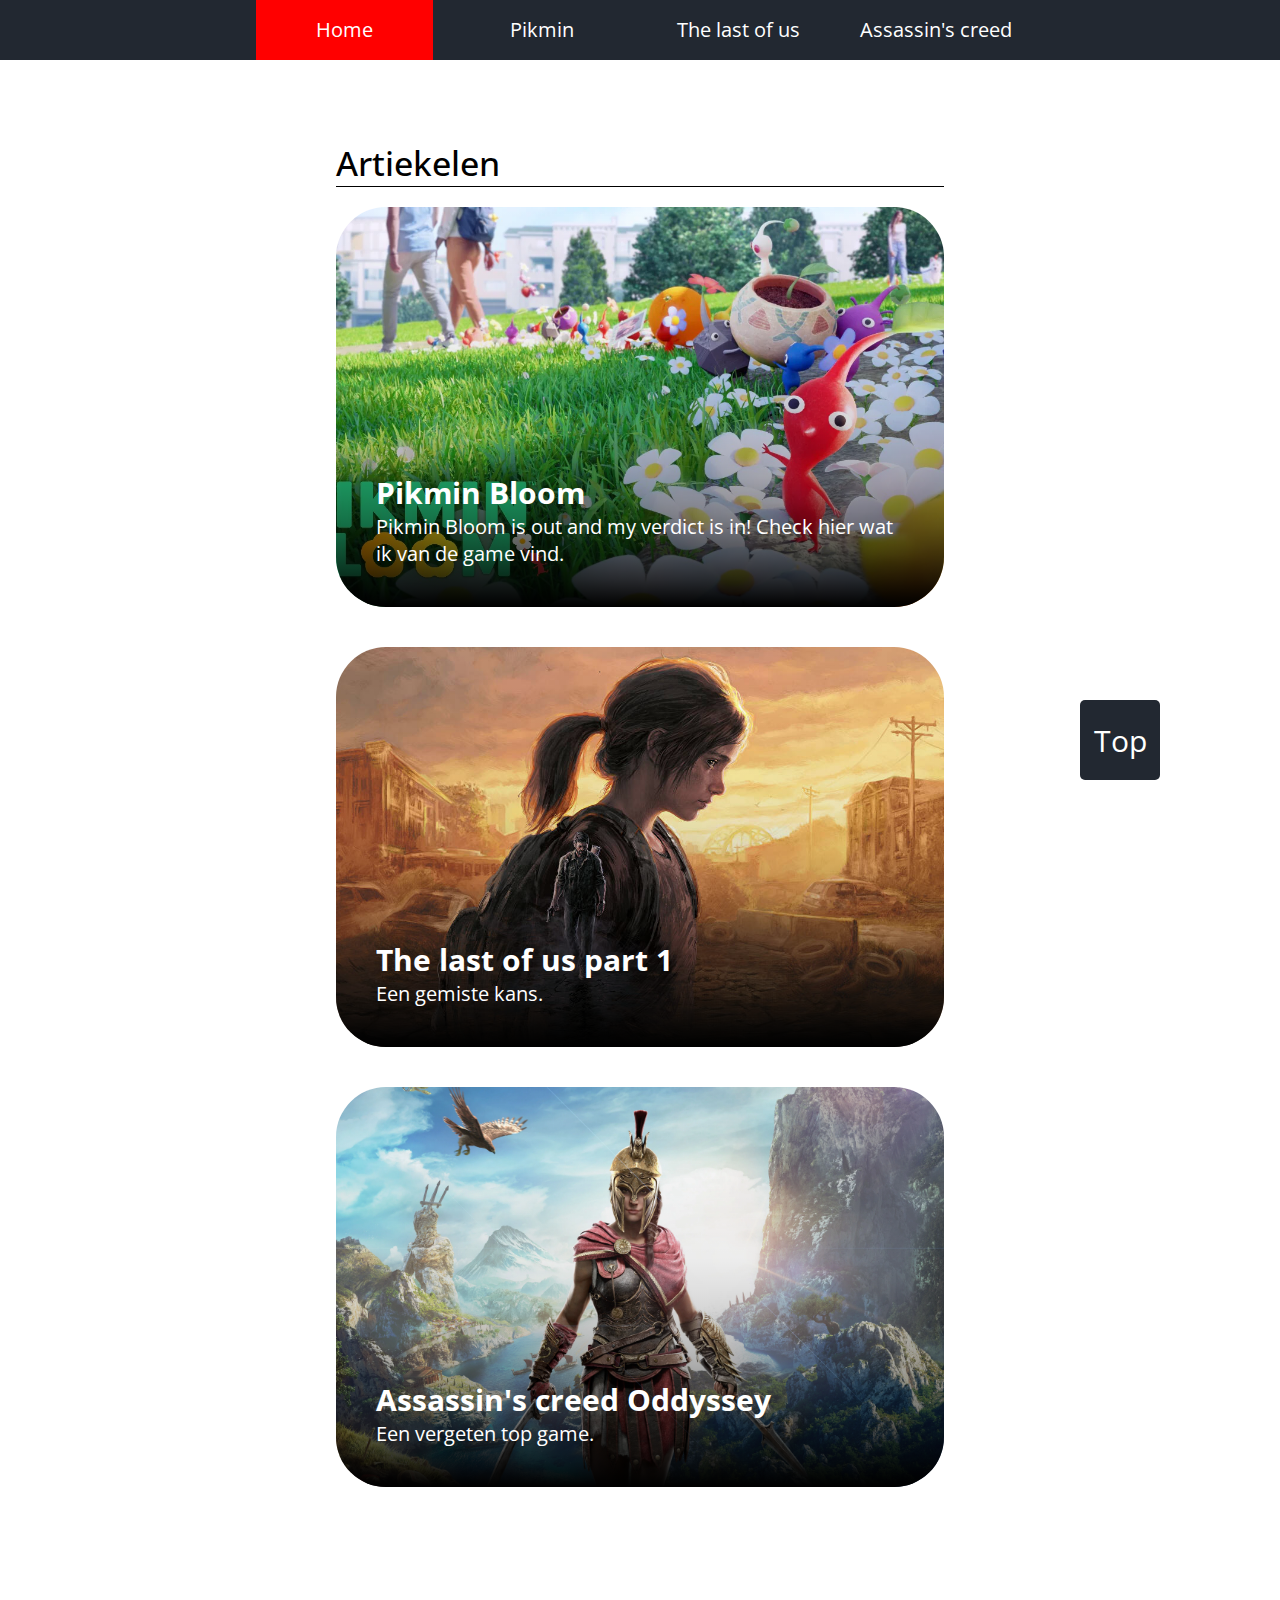
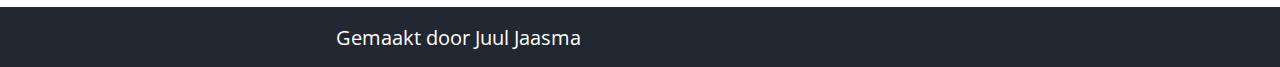
<file: index.html>
<!DOCTYPE html>
<html lang="nl">
<head>
    <meta charset="UTF-8">
    <meta http-equiv="X-UA-Compatible" content="IE=edge">
    <meta name="viewport" content="width=device-width, initial-scale=1.0">
    <link rel="preconnect" href="https://fonts.googleapis.com"><link rel="preconnect" href="https://fonts.gstatic.com" crossorigin><link href="https://fonts.googleapis.com/css2?family=Open+Sans:ital,wght@0,400;0,500;1,400&display=swap" rel="stylesheet">
    <link rel="stylesheet" href="style2.css">
    <title>Juul's Game Blog</title>
</head>
<body>
    <header id="header">
        <nav>
            <ul>
                <li class="active"><a href="index.html">Home</a></li>
                <li><a href="Pikmin.html">Pikmin</a></li>
                <li><a href="Tlou1.html">The last of us</a></li>
                <li><a href="AC.html">Assassin's creed</a></li>
            </ul>
        </nav>
    </header>
    <main>
        <section>
            <h1>Artiekelen</h1>
            <article class="Box">
                <a href="Pikmin.html">
                    <figure>
                        <img src="img/pikminbloom.webp" alt="Verschillende kleine wezens. Pikmin in verschillende kleuren">
                    </figure>
                    <section>
                        <h2>Pikmin Bloom</h2>
                        <p>Pikmin Bloom is out and my verdict is in! Check hier wat ik van de game vind.</p>
                    </section>
                </a>
            </article>
            <article class="Box">
                <a href="Tlou1.html">
                    <figure>
                        <img src="img/tlou.png" alt="Hoofdpersonages, Ellie en Joel">
                    </figure>
                    <section>
                        <h2>The last of us part 1</h2>
                        <p>Een gemiste kans.</p>
                    </section>
                </a>
            </article>
            <article class="Box">
                <a href="AC.html">
                    <figure>
                        <img src="img/Kass.png" alt="Hoofdpersonage Kassandra">
                    </figure>
                    <section>
                        <h2>Assassin's creed Oddyssey</h2>
                        <p>Een vergeten top game.</p>
                    </section>
                </a>
            </article>
        </section>
    </main>
    <a class="Top" href="#header">Top</a>
    <footer>
      <p>Gemaakt door Juul Jaasma</p>  
    </footer>
</body>
</html>
</file>
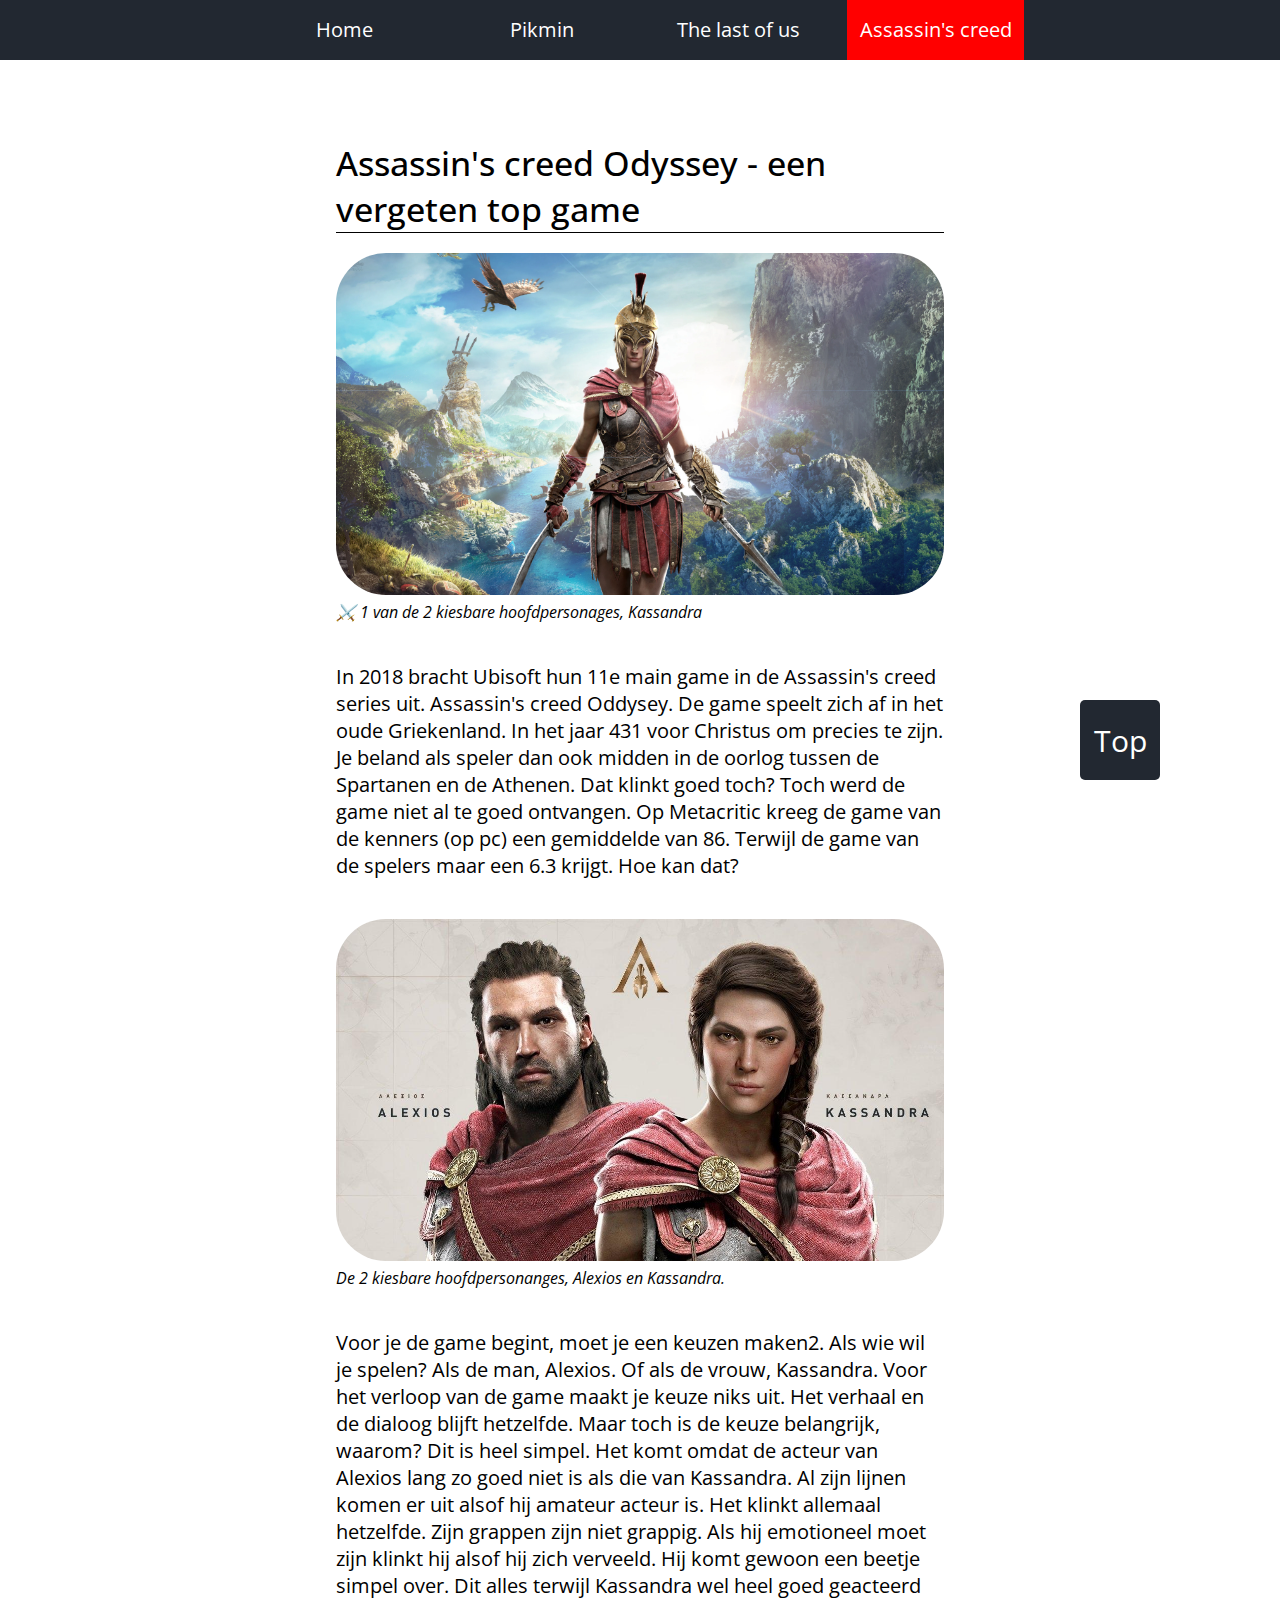
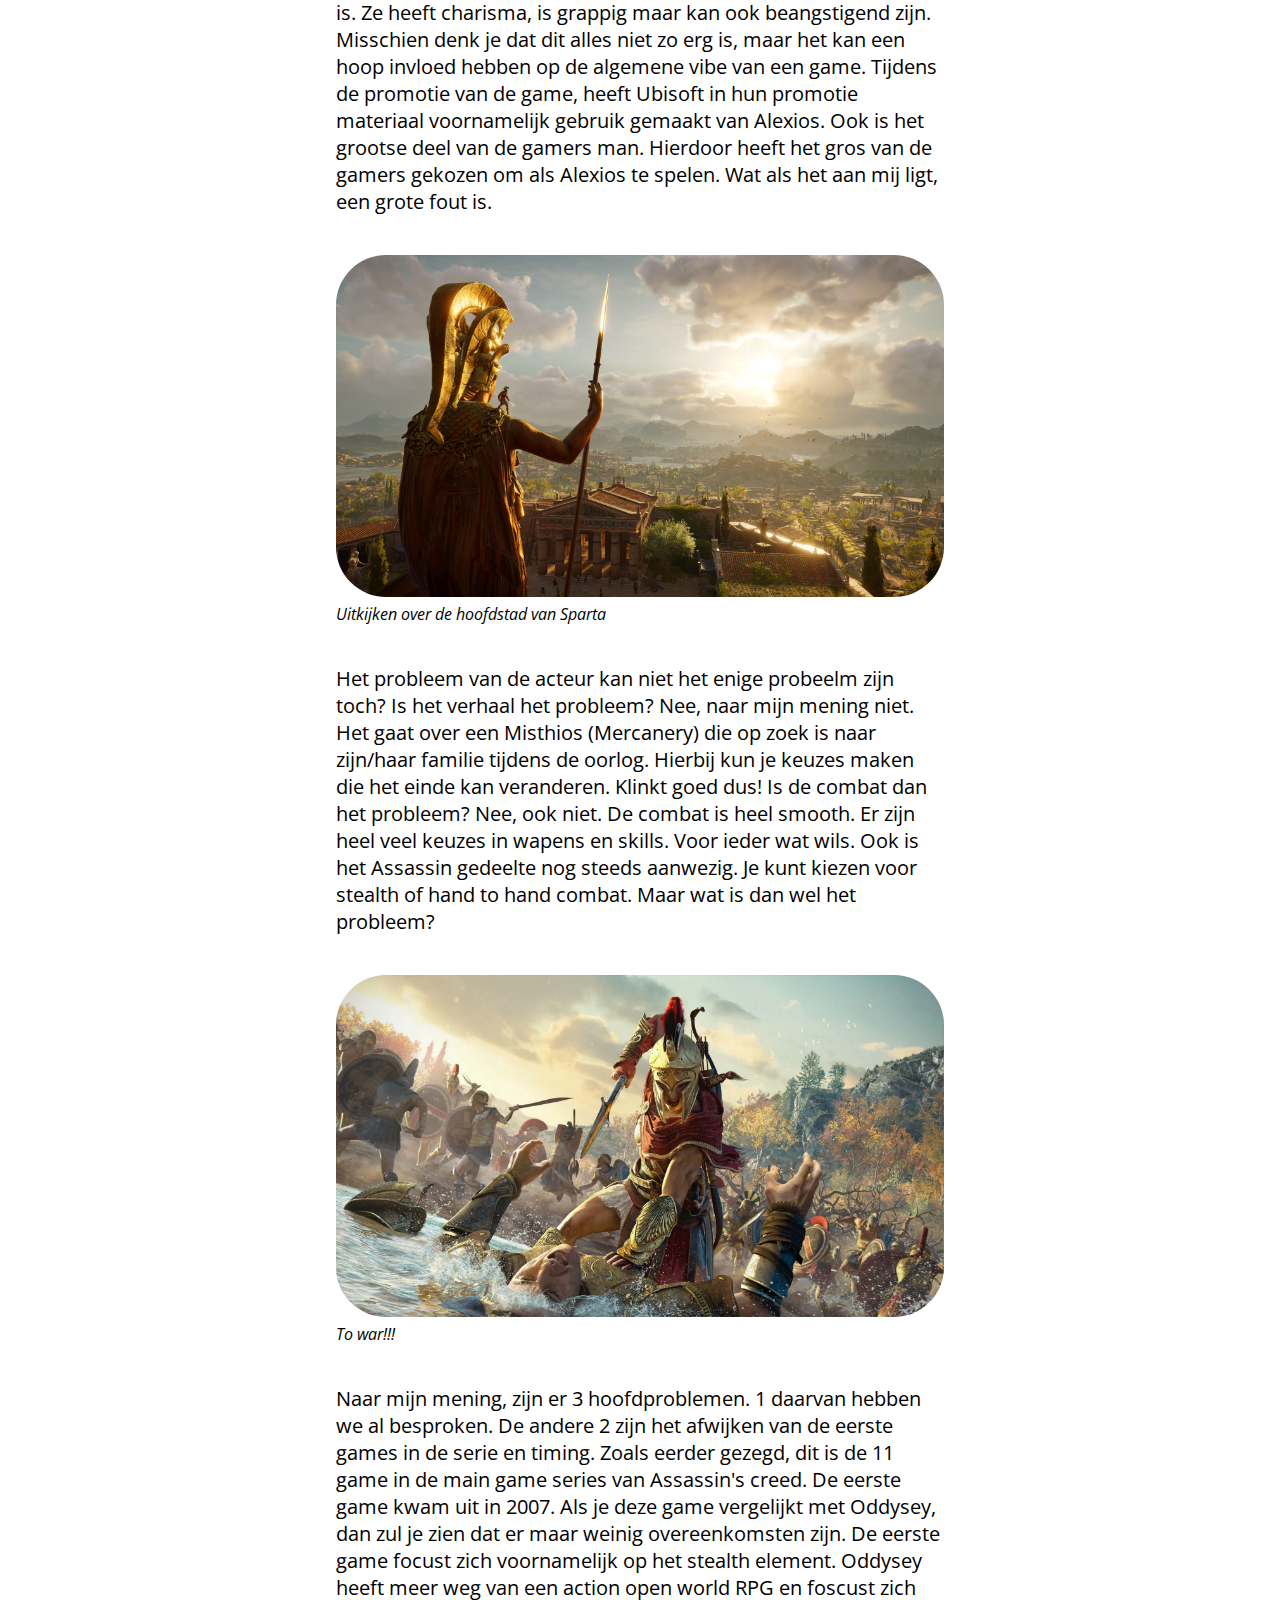
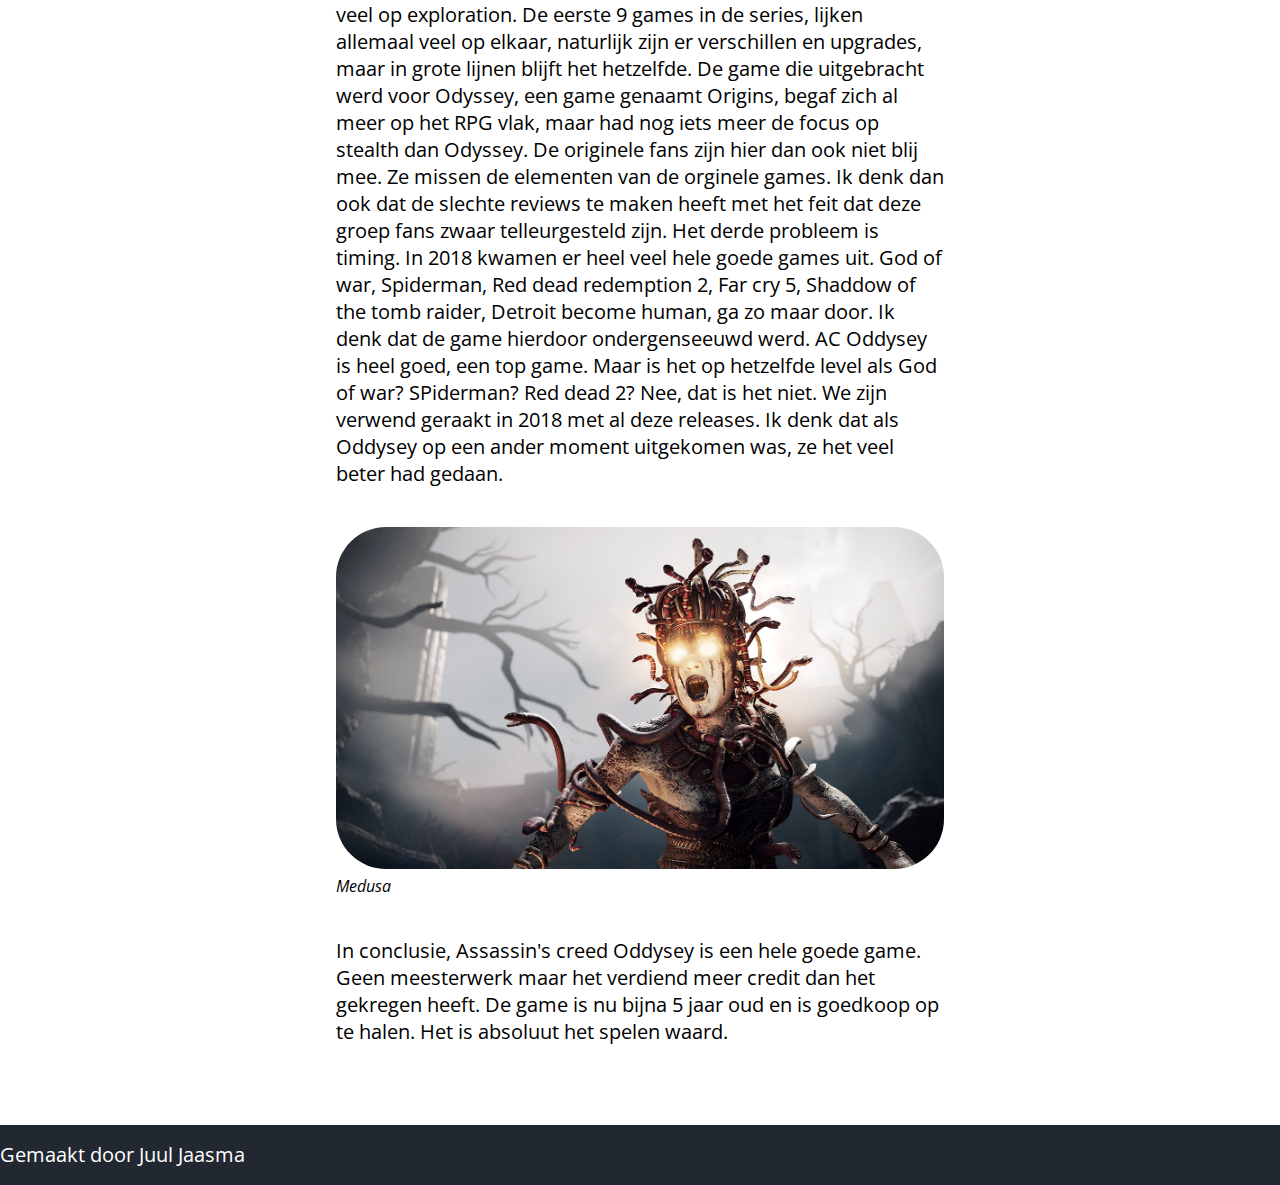
<file: AC.html>
<!DOCTYPE html>
<html lang="nl">
<head>
    <meta charset="UTF-8">
    <meta http-equiv="X-UA-Compatible" content="IE=edge">
    <meta name="viewport" content="width=device-width, initial-scale=1.0">
    <link rel="preconnect" href="https://fonts.googleapis.com"><link rel="preconnect" href="https://fonts.gstatic.com" crossorigin><link href="https://fonts.googleapis.com/css2?family=Open+Sans:ital,wght@0,400;0,500;1,400&display=swap" rel="stylesheet">
    <link rel="stylesheet" href="style2.css">
    <title>Assasin's creed Odyssey - Een vergeten top game </title>
</head>
<body>
    <header id="header">
        <nav>
            <ul>
                <li><a href="index.html">Home</a></li>
                <li><a href="Pikmin.html">Pikmin</a></li>
                <li ><a href="Tlou1.html">The last of us</a></li>
                <li class="active"><a href="AC.html">Assassin's creed</a></li>
            </ul>
        </nav>
    </header>
    <main>
        <article>
        <h1>Assassin's creed Odyssey - een vergeten top game</h1>
        <figure>
            <img src="img/Kass.png" alt="1 van de 2 hoofdpersonages, Kassandra">
            <figcaption>
                ⚔️ 1 van de 2 kiesbare hoofdpersonages, Kassandra
            </figcaption>
        </figure>
        <p>
            In 2018 bracht Ubisoft hun 11e main game in de Assassin's creed series uit.
            Assassin's creed Oddysey.
            De game speelt zich af in het oude Griekenland.
            In het jaar 431 voor Christus om precies te zijn.
            Je beland als speler dan ook midden in de oorlog tussen de Spartanen en de Athenen.
            Dat klinkt goed toch? Toch werd de game niet al te goed ontvangen.
            Op Metacritic kreeg de game van de kenners (op pc) een gemiddelde van 86.
            Terwijl de game van de spelers maar een 6.3 krijgt.
            Hoe kan dat?
        </p>
        <figure>
            <img src="img/AlexiosandKassandra.png" alt="De 2 kiesbare hoofdpersonages, Alexios en Kassandra">
            <figcaption>
                De 2 kiesbare hoofdpersonanges, Alexios en Kassandra.
            </figcaption>
        </figure>
        <p>
            Voor je de game begint, moet je een keuzen maken2.
            Als wie wil je spelen? Als de man, Alexios.
            Of als de vrouw, Kassandra.
            Voor het verloop van de game maakt je keuze niks uit.
            Het verhaal en de dialoog blijft hetzelfde.
            Maar toch is de keuze belangrijk, waarom?
            Dit is heel simpel.
            Het komt omdat de acteur van Alexios lang zo goed niet is als die van Kassandra.
            Al zijn lijnen komen er uit alsof hij amateur acteur is.
            Het klinkt allemaal hetzelfde.
            Zijn grappen zijn niet grappig.
            Als hij emotioneel moet zijn klinkt hij alsof hij zich verveeld.
            Hij komt gewoon een beetje simpel over.
            Dit alles terwijl Kassandra wel heel goed geacteerd is.
            Ze heeft charisma, is grappig maar kan ook beangstigend zijn.
            Misschien denk je dat dit alles niet zo erg is,
            maar het kan een hoop invloed hebben op de algemene vibe van een game.
            Tijdens de promotie van de game, heeft Ubisoft in hun promotie materiaal voornamelijk gebruik gemaakt van Alexios.
            Ook is het grootse deel van de gamers man.
            Hierdoor heeft het gros van de gamers gekozen om als Alexios te spelen.
            Wat als het aan mij ligt, een grote fout is.
        </p>
        <figure>
            <img src="img/sparta.png" alt="Sparta">
            <figcaption>
                Uitkijken over de hoofdstad van Sparta
            </figcaption>
        </figure>
        <p>
            Het probleem van de acteur kan niet het enige probeelm zijn toch?
            Is het verhaal het probleem?
            Nee, naar mijn mening niet.
            Het gaat over een Misthios (Mercanery) die op zoek is naar zijn/haar familie tijdens de oorlog.
            Hierbij kun je keuzes maken die het einde kan veranderen.
            Klinkt goed dus!
            Is de combat dan het probleem?
            Nee, ook niet.
            De combat is heel smooth. 
            Er zijn heel veel keuzes in wapens en skills.
            Voor ieder wat wils.
            Ook is het Assassin gedeelte nog steeds aanwezig.
            Je kunt kiezen voor stealth of hand to hand combat.
            Maar wat is dan wel het probleem?
        </p>
        <figure>
            <img src="img/aanval.png" alt="Hoofdpersonage valt iemand aan">
            <figcaption>
                To war!!!
            </figcaption>
        </figure>
        <p>
            Naar mijn mening, zijn er 3 hoofdproblemen.
            1 daarvan hebben we al besproken.
            De andere 2 zijn het afwijken van de eerste games in de serie en timing.
            Zoals eerder gezegd, dit is de 11 game in de main game series van Assassin's creed.
            De eerste game kwam uit in 2007. Als je deze game vergelijkt met Oddysey,
            dan zul je zien dat er maar weinig overeenkomsten zijn. 
            De eerste game focust zich voornamelijk op het stealth element.
            Oddysey heeft meer weg van een action open world RPG en foscust zich veel op exploration.
            De eerste 9 games in de series, lijken allemaal veel op elkaar,
            naturlijk zijn er verschillen en upgrades,
            maar in grote lijnen blijft het hetzelfde.
            De game die uitgebracht werd voor Odyssey, een game genaamt Origins,
            begaf zich al meer op het RPG vlak, maar had nog iets meer de focus op stealth dan Odyssey.
            De originele fans zijn hier dan ook niet blij mee.
            Ze missen de elementen van de orginele games.
            Ik denk dan ook dat de slechte reviews te maken heeft met het feit dat deze groep fans zwaar telleurgesteld zijn.
            Het derde probleem is timing. 
            In 2018 kwamen er heel veel hele goede games uit.
            God of war, Spiderman, Red dead redemption 2, Far cry 5,
            Shaddow of the tomb raider, Detroit become human,
            ga zo maar door.
            Ik denk dat de game hierdoor ondergenseeuwd werd.
            AC Oddysey is heel goed, een top game. 
            Maar is het op hetzelfde level als God of war? SPiderman? Red dead 2?
            Nee, dat is het niet. 
            We zijn verwend geraakt in 2018 met al deze releases. 
            Ik denk dat als Oddysey op een ander moment uitgekomen was,
            ze het veel beter had gedaan.
        </p>
        <figure>
            <img src="img/medusa.png" alt="Medusa in AC Oddysey">
            <figcaption>
                Medusa
            </figcaption>
        </figure>
        <p>
            In conclusie, Assassin's creed Oddysey is een hele goede game.
            Geen meesterwerk maar het verdiend meer credit dan het gekregen heeft.
            De game is nu bijna 5 jaar oud en is goedkoop op te halen.
            Het is absoluut het spelen waard.
        </p>
        </article>
    </main>
    <a class="Top" href="#header">Top</a>
    <footer>
        Gemaakt door Juul Jaasma
    </footer>
</body>
</html>
</file>
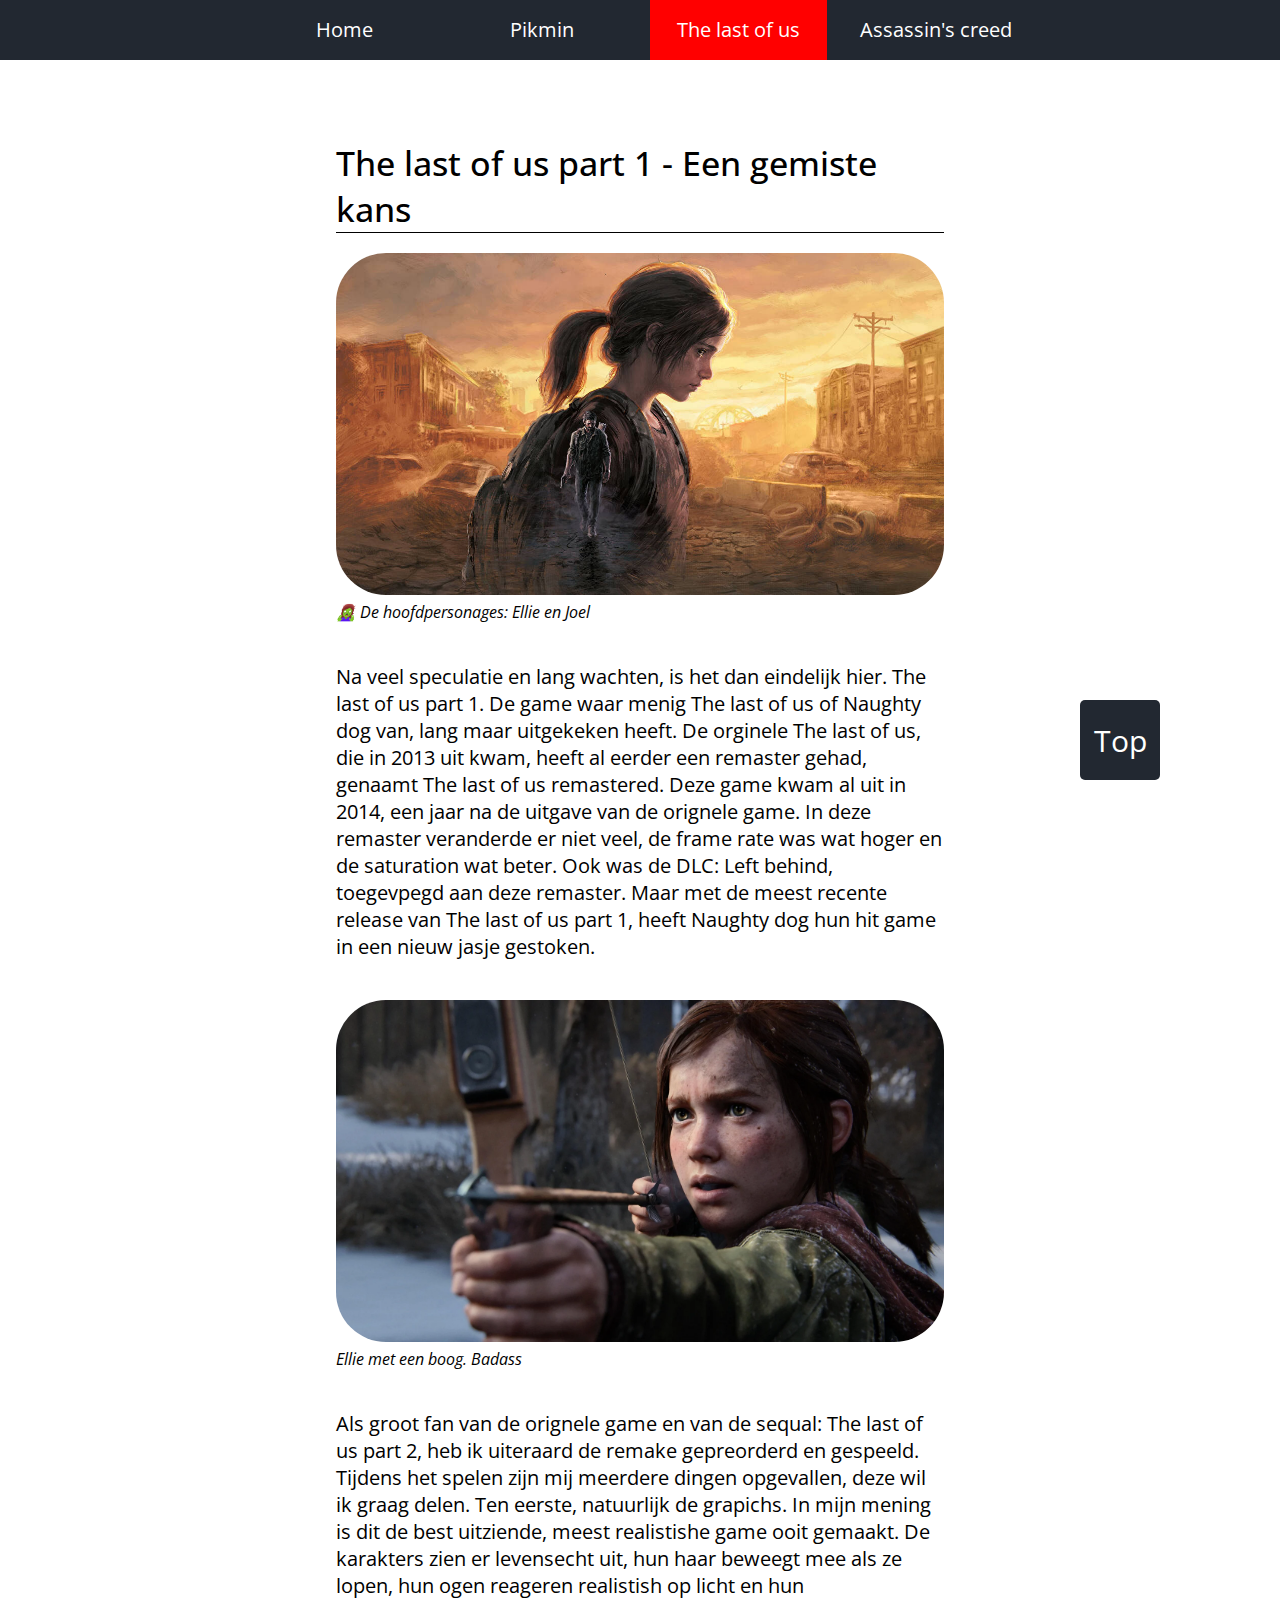
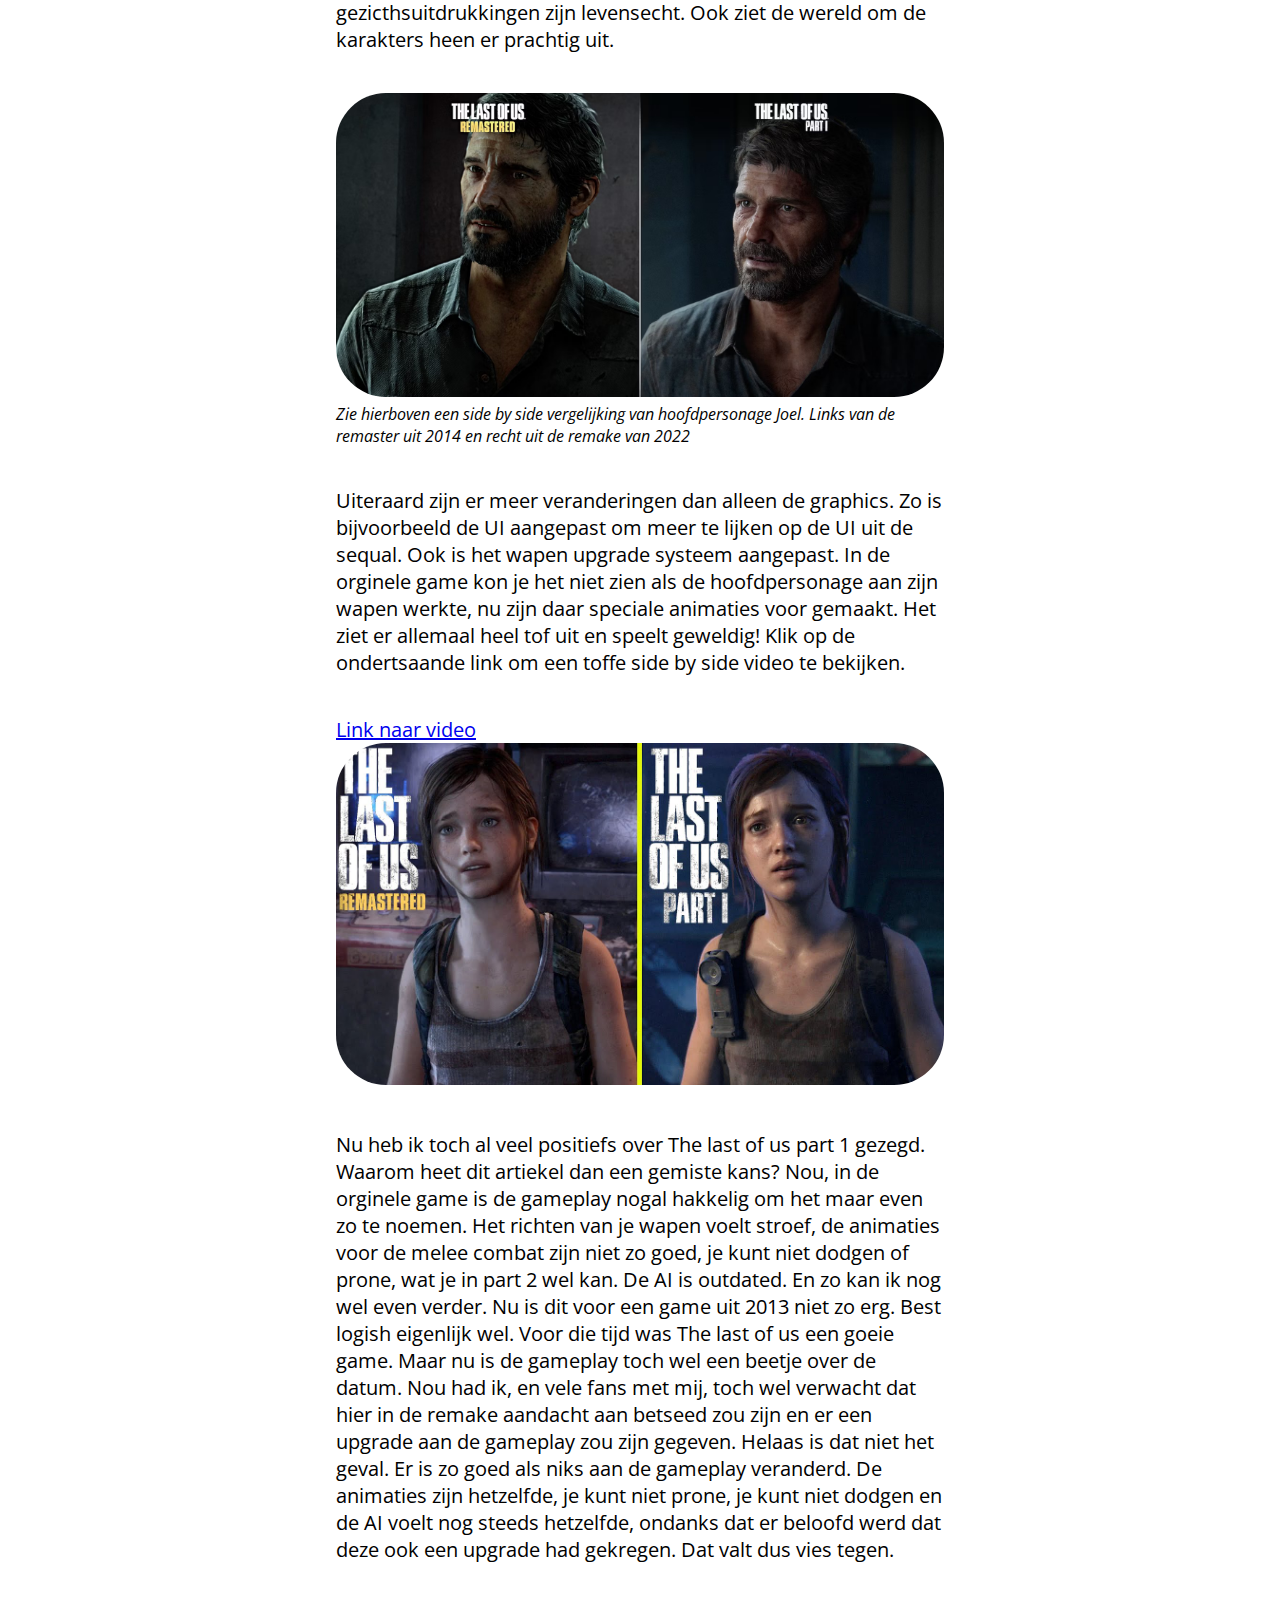
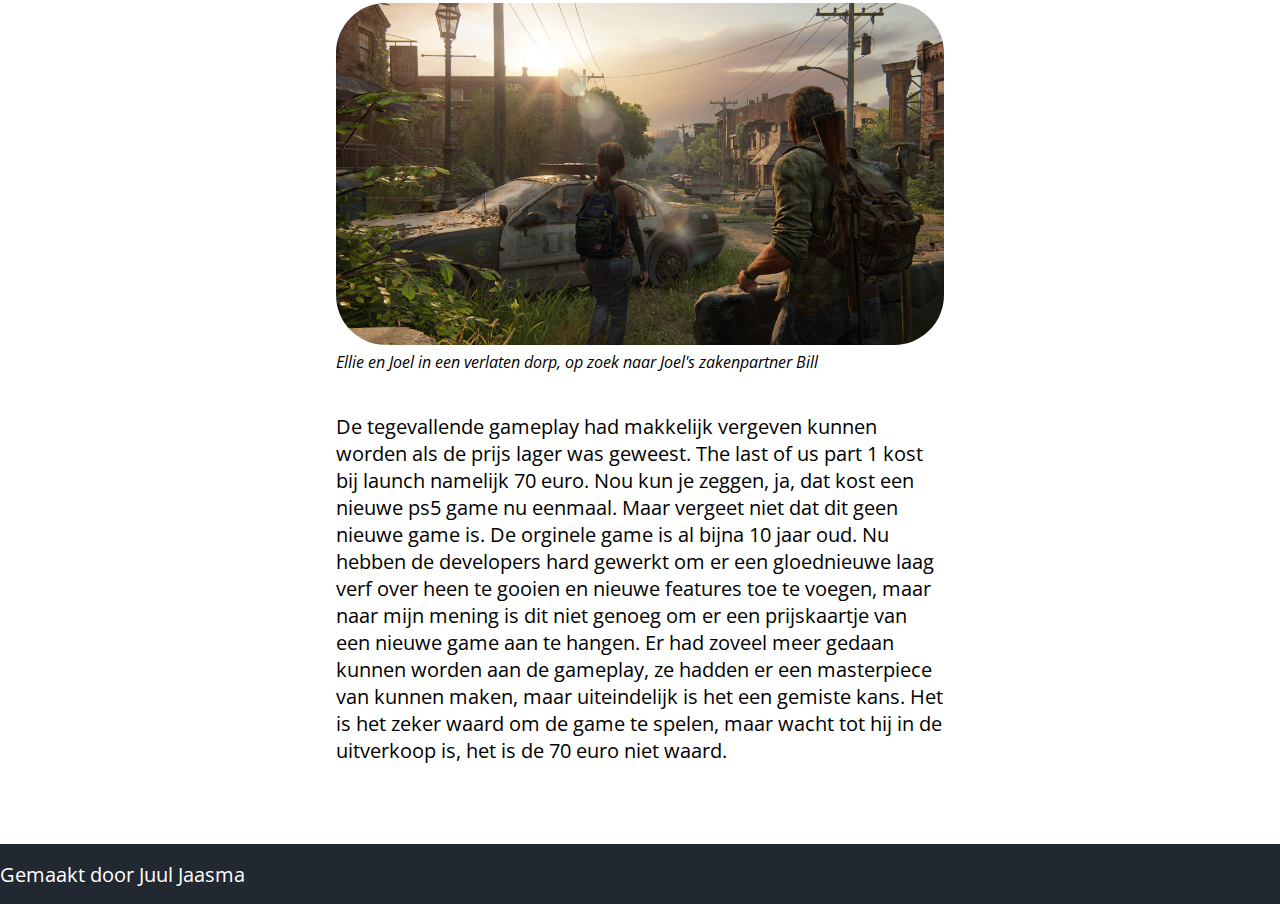
<file: Tlou1.html>
<!DOCTYPE html>
<html lang="nl">
<head>
    <meta charset="UTF-8">
    <meta http-equiv="X-UA-Compatible" content="IE=edge">
    <meta name="viewport" content="width=device-width, initial-scale=1.0">
    <link rel="preconnect" href="https://fonts.googleapis.com"><link rel="preconnect" href="https://fonts.gstatic.com" crossorigin><link href="https://fonts.googleapis.com/css2?family=Open+Sans:ital,wght@0,400;0,500;1,400&display=swap" rel="stylesheet">
    <link rel="stylesheet" href="style2.css">
    <title>🧟‍♀️The last of us part 1 review</title>
</head>
<body>
    <header id="header">
        <nav>
            <ul>
                <li><a href="index.html">Home</a></li>
                <li><a href="Pikmin.html">Pikmin</a></li>
                <li class="active"><a href="Tlou1.html">The last of us</a></li>
                <li><a href="AC.html">Assassin's creed</a></li>
            </ul>
        </nav>
    </header>
    <main>
        <article>
            <h1>The last of us part 1 - Een gemiste kans </h1>
            <figure>
                <img src="img/tlou.png" alt="Een tekening van Ellie en Joel in The laast of us part 1">
                <figcaption>🧟‍♀️ De hoofdpersonages: Ellie en Joel</figcaption>
            </figure>
            <p>
                Na veel speculatie en lang wachten, is het dan eindelijk hier.
                The last of us part 1.
                De game waar menig The last of us of Naughty dog van, lang maar uitgekeken heeft.
                De orginele The last of us, die in 2013 uit kwam,
                heeft al eerder een remaster gehad, genaamt The last of us remastered.
                Deze game kwam al uit in 2014, een jaar na de uitgave van de orignele game.
                In deze remaster veranderde er niet veel, de frame rate was wat hoger en de saturation wat beter.
                Ook was de DLC: Left behind, toegevpegd aan deze remaster.
                Maar met de meest recente release van The last of us part 1, 
                heeft Naughty dog hun hit game in een nieuw jasje gestoken.
            </p>
            <figure>
                <img src="img/ellieboog.png" alt="Hoofdpersonage Ellie met een boog">
                <figcaption>
                    Ellie met een boog. Badass
                </figcaption>
            </figure>
            <p>
                Als groot fan van de orignele game en van de sequal: The last of us part 2,
                heb ik uiteraard de remake gepreorderd en gespeeld.
                Tijdens het spelen zijn mij meerdere dingen opgevallen, deze wil ik graag delen.
                Ten eerste, natuurlijk de grapichs. In mijn mening is dit de best uitziende, 
                meest realistishe game ooit gemaakt.
                De karakters zien er levensecht uit, hun haar beweegt mee als ze lopen,
                hun ogen reageren realistish op licht en hun gezicthsuitdrukkingen zijn levensecht.
                Ook ziet de wereld om de karakters heen er prachtig uit.
            </p>
            <figure>
                <img src="img/Joel.png" alt="Een side by side vergelijking van de remaster uit 2014 en de remake uit 2022">
                <figcaption>
                    Zie hierboven een side by side vergelijking van hoofdpersonage Joel. 
                    Links van de remaster uit 2014 en recht uit de remake van 2022
                </figcaption>
            </figure>
            <p>
                Uiteraard zijn er meer veranderingen dan alleen de graphics.
                Zo is bijvoorbeeld de UI aangepast om meer te lijken op de UI uit de sequal.
                Ook is het wapen upgrade systeem aangepast.
                In de orginele game kon je het niet zien als de hoofdpersonage aan zijn wapen werkte,
                nu zijn daar speciale animaties voor gemaakt.
                Het ziet er allemaal heel tof uit en speelt geweldig!
                Klik op de ondertsaande link om een toffe side by side video te bekijken.
            </p>
            <p>
                <a href="https://youtu.be/cBXmJdDR84Y">Link naar video</a>
                <img src="img/Compariosn.png" alt="Een side by side van hoofdpersonage Ellie">
            </p>
            <p>Nu heb ik toch al veel positiefs over The last of us part 1 gezegd.
                Waarom heet dit artiekel dan een gemiste kans?
                Nou, in de orginele game is de gameplay nogal hakkelig om het maar even zo te noemen.
                Het richten van je wapen voelt stroef, 
                de animaties voor de melee combat zijn niet zo goed,
                je kunt niet dodgen of prone, wat je in part 2 wel kan.
                De AI is outdated.
                En zo kan ik nog wel even verder. 
                Nu is dit voor een game uit 2013 niet zo erg. 
                Best logish eigenlijk wel. 
                Voor die tijd was The last of us een goeie game.
                Maar nu is de gameplay toch wel een beetje over de datum.
                Nou had ik, en vele fans met mij,
                toch wel verwacht dat hier in de remake aandacht aan betseed zou zijn en er een upgrade aan de gameplay zou zijn gegeven.
                Helaas is dat niet het geval.
                Er is zo goed als niks aan de gameplay veranderd. 
                De animaties zijn hetzelfde,
                je kunt niet prone,
                je kunt niet dodgen en de AI voelt nog steeds hetzelfde, ondanks dat er beloofd werd dat deze ook een upgrade had gekregen.
                Dat valt dus vies tegen.
            </p>
            <figure>
                <img src="img/landscape.png" alt="Joel en Ellie in een verlaten dorp">
                <figcaption>
                    Ellie en Joel in een verlaten dorp, op zoek naar Joel's zakenpartner Bill
                </figcaption>
            </figure>
            <p>
                De tegevallende gameplay had makkelijk vergeven kunnen worden als de prijs lager was geweest.
                The last of us part 1 kost bij launch namelijk 70 euro.
                Nou kun je zeggen, ja, dat kost een nieuwe ps5 game nu eenmaal.
                Maar vergeet niet dat dit geen nieuwe game is. 
                De orginele game is al bijna 10 jaar oud.
                Nu hebben de developers hard gewerkt om er een gloednieuwe laag verf over heen te gooien en nieuwe features toe te voegen,
                maar naar mijn mening is dit niet genoeg om er een prijskaartje van een nieuwe game aan te hangen.
                Er had zoveel meer gedaan kunnen worden aan de gameplay, ze hadden er een masterpiece van kunnen maken,
                maar uiteindelijk is het een gemiste kans.
                Het is het zeker waard om de game te spelen, maar wacht tot hij in de uitverkoop is, het is de 70 euro niet waard.
            </p>
        </article>
    </main>
    <a class="Top" href="#header">Top</a>
    <footer>
        Gemaakt door Juul Jaasma
    </footer>
    
</body>
</html>
</file>
<file: style2.css>
*{
    padding: 0%;
    margin: 0%;
    box-sizing: border-box;
}

html{
    scroll-behavior: smooth;
}

body{
  font-size: 20px;
  font-family: 'Open Sans', sans-serif;
  font-weight: 400;
}

header, footer{
    background-color: #222831;
    color: white;
    height: 60px;
}

main{
    padding: 40px;
    min-height: 100vw;
    margin:0 auto;
    width: 60vw;
}

nav{
    width: 60vw;
    height: 100%;
    margin:0 auto;
}

nav > ul{
    display: flex;
    list-style: none;
    height: 100%;
    width: 100%;
    align-items: center;
    justify-content: space-evenly;
    gap: 20px;
}

nav > ul > li{
    width: 100%;
    height: 100%;
}

.active{
    background-color: red;
}

nav > ul >li > a{
    height: 100%;
    width: 100%;
    display: block;
    text-align: center;
    line-height: 60px;
    text-decoration: none;
    color: white;

}

li:hover{
    cursor: pointer;
    background-color: red;
    
}

h1{
    font-size: 170%;
    margin-bottom: 20px;
    border-bottom: 1px solid black;
    font-weight: 500;
}

section{
    width: 100%;
    padding: 40px;
}

article{
    width: 100%;
    margin: 0 auto;
    padding: 40px;
}

.Box{
    width: 100%;
    height: 400px;
    position: relative;
    padding: 0;
    margin-bottom: 40px;

}

.Box > a > figure{
    width: 100%;
    height: 100%;
}

.Box > a > figure > img{
    width: 100%;
    height: 100%;
    object-fit: cover;
}

.Box > a > figure > img:hover{
    transform: none;
}

.Box > a > section{
    position: absolute;
    bottom: 0;
    left: 0;
    padding: 40px;
    color: white;
    width: 100%;
    height: 100%;
    background:linear-gradient(transparent,80%,black);
    border-radius: 50px;
    display: flex;
    justify-content: flex-end;
    flex-direction: column;
}

figure{
    margin-bottom: 40px;
}

img{
    width: 100%;
    border-radius: 50px;
    transition: 1s transform;
    margin-top: 0px;
}

img:hover{
    transform: scale(1.05);
}

p{
    margin-bottom: 40px;
}

p:last-of-type{
    margin-bottom: 0;
}


figcaption{
    font-size: 80%;
    font-style: italic;
    font-weight: 400;
}

audio{
    display: block;
    margin-top: 20px;
}

video{
    width: 100%;
    margin-top: 20px;
    border-radius: 50px;
}

.Top{
    width: 80px;
    height: 80px;
    background-color: #222831;
    border: none;
    font-size: 150%;
    font-family: 'Open Sans', sans-serif;
    border-radius: 5px;
    color: white;
    position: fixed;
    bottom: 120px;
    right: 120px;
    text-decoration: none;
    display: flex;
    justify-content: center;
    align-items: center;

}

footer{
    display: flex;
    align-items: center;
}

footer > p{
    width: 60vw;
    margin: 0 auto;
    padding-left: 80px;
}

@media screen and (max-width: 1000px) {
   
    main{
        width: 80vw;
    }

   footer > p{
    width: 80vw;
   }

   img:hover{
    transform: none;
   }

   .Top{
    width: 60px;
    height: 60px;
    bottom: 60px;
    right: 60px;
   }

   nav{
    width: 100%;
    }

   nav > ul{
    display: block;
   }

   header{
    height: auto;
   }


}

@media screen and (max-width: 600px) {

    body{
        font-size: 16px;
    }

    main{
        width: 100vw;
        padding: 20px;
    }

    h1{
        font-size: 180%;
    }

    footer > p{
        width: 100vw;
        padding-left: 60px;
    }
   
}
</file>
